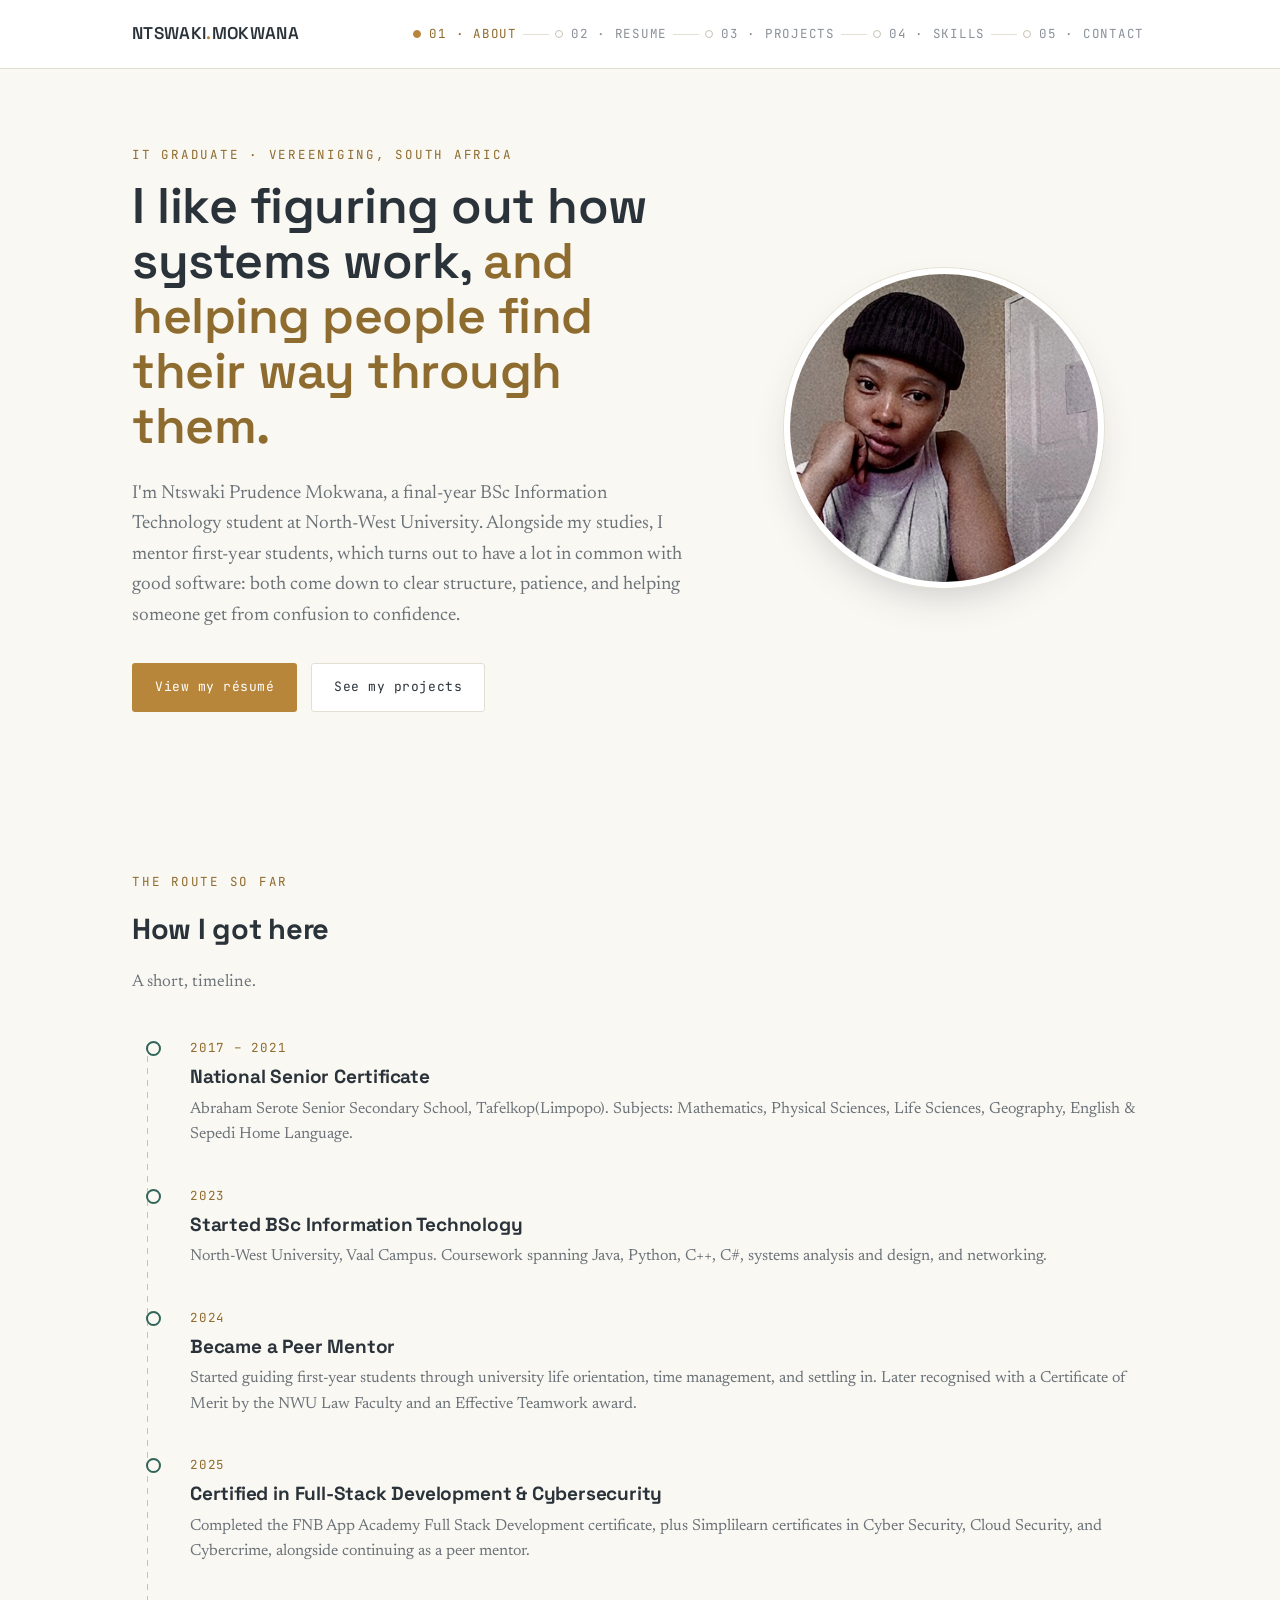
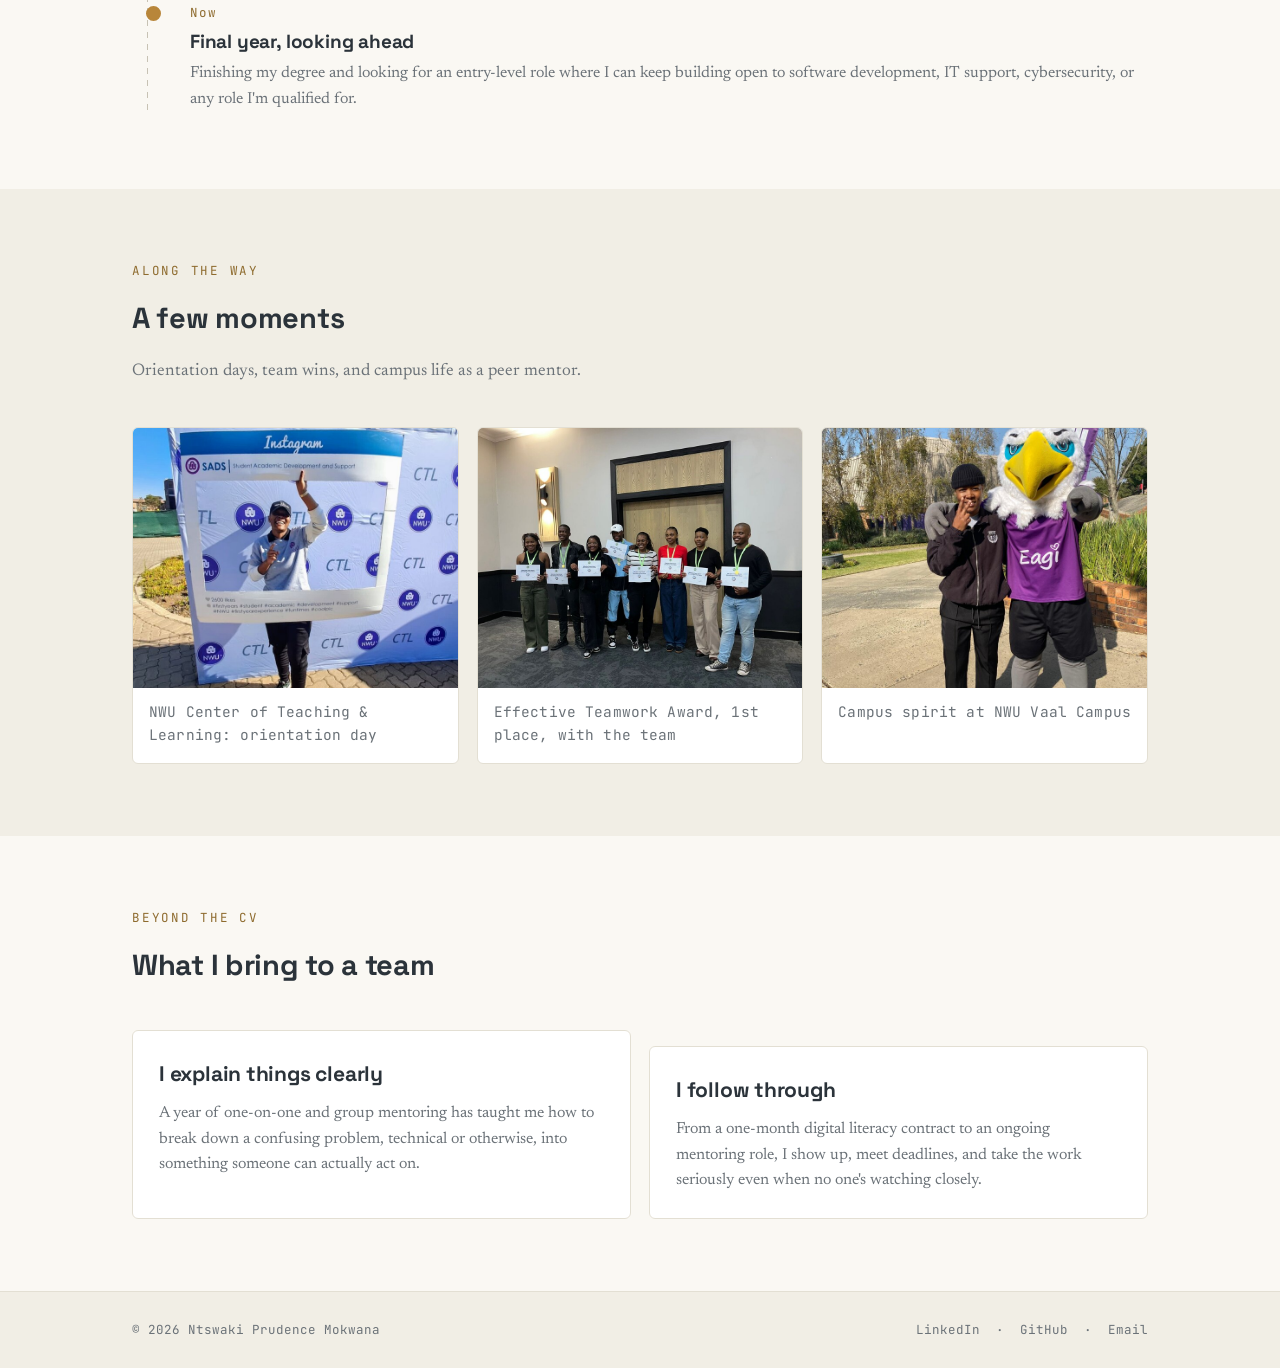
<file: index.html>
<!DOCTYPE html>
<html lang="en">
<head>
    <meta charset="utf-8" />
    <meta name="viewport" content="width=device-width, initial-scale=1" />
    <title>About | Ntswaki Mokwana</title>
    <meta name="description" content="Portfolio of Ntswaki Prudence Mokwana, final-year BSc Information Technology student at North-West University." />
    <link rel="icon" href="favicon.ico" />
    <link rel="stylesheet" href="css/site.css" />
</head>
<body>

    <nav class="site-nav">
        <div class="nav-inner">
            <a href="index.html" class="nav-brand">NTSWAKI<span>.</span>MOKWANA</a>

            <button class="nav-toggle" id="navToggle" aria-expanded="false" aria-controls="routeNav">MENU</button>

            <ul class="route" id="routeNav">
                <li>
                    <a href="index.html" class="is-active">
                        <span class="dot"></span>01 &middot; ABOUT
                    </a>
                </li>
                <li><span class="seg"></span></li>
                <li>
                    <a href="resume.html" class="">
                        <span class="dot"></span>02 &middot; RESUME
                    </a>
                </li>
                <li><span class="seg"></span></li>
                <li>
                    <a href="projects.html" class="">
                        <span class="dot"></span>03 &middot; PROJECTS
                    </a>
                </li>
                <li><span class="seg"></span></li>
                <li>
                    <a href="skills.html" class="">
                        <span class="dot"></span>04 &middot; SKILLS
                    </a>
                </li>
                <li><span class="seg"></span></li>
                <li>
                    <a href="contact.html" class="">
                        <span class="dot"></span>05 &middot; CONTACT
                    </a>
                </li>
            </ul>
        </div>
    </nav>

<header class="hero">
    <div class="wrap fade-in hero-grid">
        <div>
            <span class="eyebrow">IT graduate &middot; Vereeniging, South Africa</span>
            <h1>I like figuring out how systems work, <em>and helping people find their way through them.</em></h1>
            <p class="lede">
                I'm Ntswaki Prudence Mokwana, a final-year BSc Information Technology student at
                North-West University. Alongside my studies, I mentor first-year students, which
                turns out to have a lot in common with good software: both come down to clear
                structure, patience, and helping someone get from confusion to confidence.
            </p>
            <div class="hero-actions">
                <a href="resume.html" class="btn btn-brass">View my r&eacute;sum&eacute;</a>
                <a href="projects.html" class="btn btn-ghost">See my projects</a>
            </div>
        </div>
        <div class="hero-photo-wrap">
            <img src="images/headshot.jpg" alt="Ntswaki Mokwana" class="hero-photo" />
        </div>
    </div>
</header>

<section class="block">
    <div class="wrap">
        <div class="section-head">
            <span class="eyebrow">The route so far</span>
            <h2>How I got here</h2>
            <p>A short, timeline.</p>
        </div>

        <div class="timeline">
            <div class="tl-item">
                <span class="tl-dot"></span>
                <span class="tl-year">2017 &ndash; 2021</span>
                <h3>National Senior Certificate</h3>
                <p>Abraham Serote Senior Secondary School, Tafelkop(Limpopo). Subjects: Mathematics, Physical Sciences, Life Sciences, Geography, English &amp; Sepedi Home Language.</p>
            </div>

            <div class="tl-item">
                <span class="tl-dot"></span>
                <span class="tl-year">2023</span>
                <h3>Started BSc Information Technology</h3>
                <p>North-West University, Vaal Campus. Coursework spanning Java, Python, C++, C#, systems analysis and design, and networking.</p>
            </div>

            <div class="tl-item">
                <span class="tl-dot"></span>
                <span class="tl-year">2024</span>
                <h3>Became a Peer Mentor</h3>
                <p>Started guiding first-year students through university life orientation, time management, and settling in. Later recognised with a Certificate of Merit by the NWU Law Faculty and an Effective Teamwork award.</p>
            </div>

            <div class="tl-item">
                <span class="tl-dot"></span>
                <span class="tl-year">2025</span>
                <h3>Certified in Full-Stack Development &amp; Cybersecurity</h3>
                <p>Completed the FNB App Academy Full Stack Development certificate, plus Simplilearn certificates in Cyber Security, Cloud Security, and Cybercrime, alongside continuing as a peer mentor.</p>
            </div>

            <div class="tl-item is-now">
                <span class="tl-dot"></span>
                <span class="tl-year">Now</span>
                <h3>Final year, looking ahead</h3>
                <p>Finishing my degree and looking for an entry-level role where I can keep building open to software development, IT support, cybersecurity, or any role I'm qualified for.</p>
            </div>
        </div>
    </div>
</section>

<section class="block block-alt">
    <div class="wrap">
        <div class="section-head">
            <span class="eyebrow">Along the way</span>
            <h2>A few moments</h2>
            <p>Orientation days, team wins, and campus life as a peer mentor.</p>
        </div>
        <div class="gallery-grid">
            <div class="gallery-item">
                <img src="images/mentoring.jpg" alt="Ntswaki at a North-West University orientation event" />
                <div class="gallery-cap">NWU Center of Teaching &amp; Learning: orientation day</div>
            </div>
            <div class="gallery-item">
                <img src="images/team-award.jpg" alt="Ntswaki with fellow peer mentors holding Effective Teamwork certificates" />
                <div class="gallery-cap">Effective Teamwork Award, 1st place, with the team</div>
            </div>
            <div class="gallery-item">
                <img src="images/campus.jpg" alt="Ntswaki with the NWU Eagle mascot on campus" />
                <div class="gallery-cap">Campus spirit at NWU Vaal Campus</div>
            </div>
        </div>
    </div>
</section>

<section class="block">
    <div class="wrap">
        <div class="section-head">
            <span class="eyebrow">Beyond the CV</span>
            <h2>What I bring to a team</h2>
        </div>
        <div class="grid-2">
            <div class="card">
                <h3>I explain things clearly</h3>
                <p style="color:var(--slate-soft); font-size:16px; margin:8px 0 0;">
                    A year of one-on-one and group mentoring has taught me how to break down
                    a confusing problem, technical or otherwise, into something someone can
                    actually act on.
                </p>
            </div>
            <div class="card">
                <h3>I follow through</h3>
                <p style="color:var(--slate-soft); font-size:16px; margin:8px 0 0;">
                    From a one-month digital literacy contract to an ongoing mentoring role,
                    I show up, meet deadlines, and take the work seriously even when no one's
                    watching closely.
                </p>
            </div>
        </div>
    </div>
</section>


    <footer>
        <div class="wrap footer-inner">
            <span class="fm">&copy; 2026 Ntswaki Prudence Mokwana</span>
            <span class="fm">
                <a href="https://www.linkedin.com/in/ntswaki-mokwana-b995b1246" target="_blank" rel="noopener">LinkedIn</a>
                &nbsp;&middot;&nbsp;
                <a href="https://github.com/ReymondsMokwana" target="_blank" rel="noopener">GitHub</a>
                &nbsp;&middot;&nbsp;
                <a href="mailto:ntswakiprudence098@gmail.com">Email</a>
            </span>
        </div>
    </footer>

    <script src="js/portfolio.js"></script>
</body>
</html>
</file>
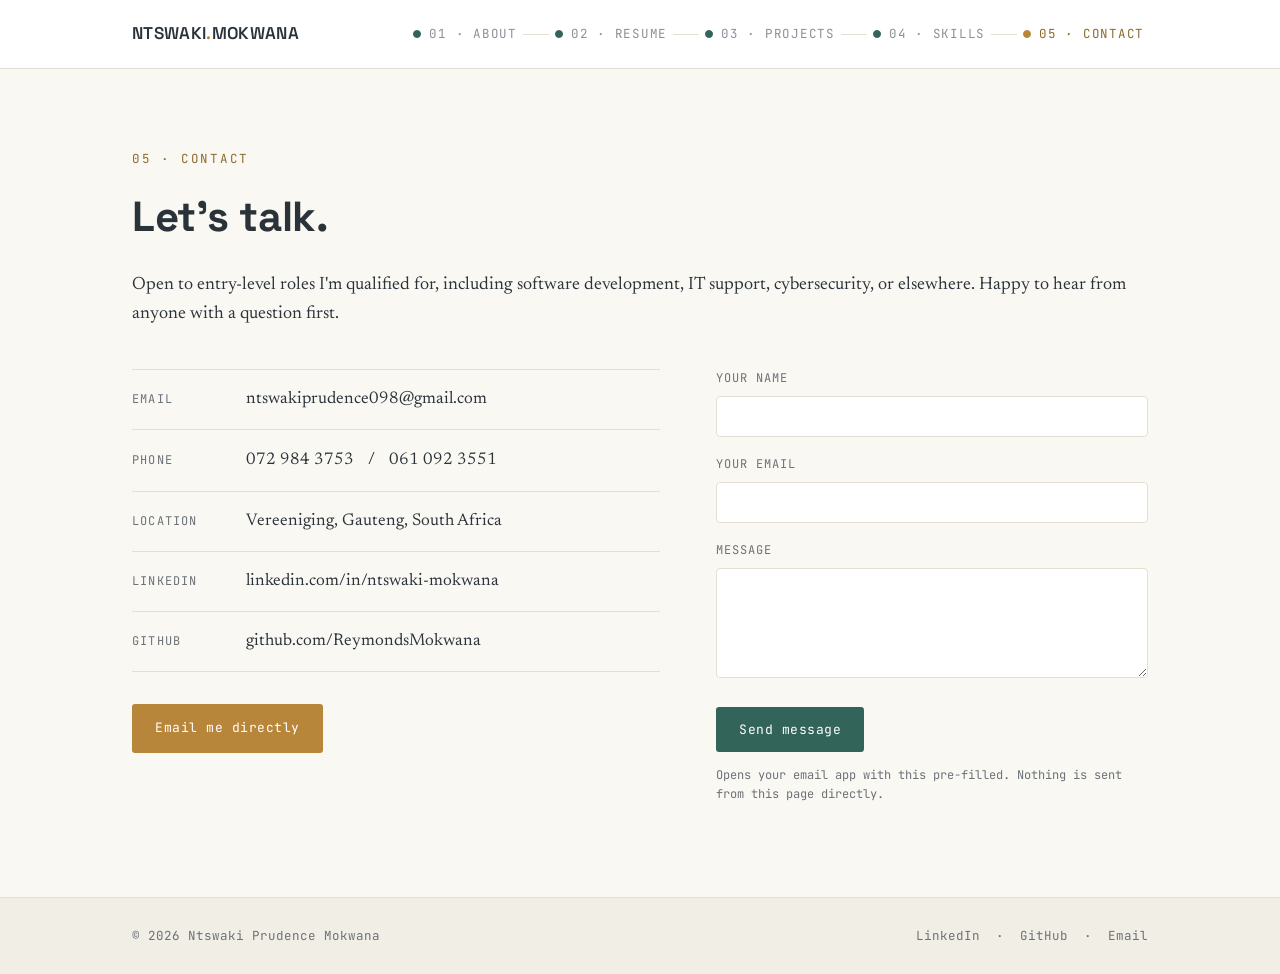
<file: contact.html>
<!DOCTYPE html>
<html lang="en">
<head>
    <meta charset="utf-8" />
    <meta name="viewport" content="width=device-width, initial-scale=1" />
    <title>Contact | Ntswaki Mokwana</title>
    <meta name="description" content="Portfolio of Ntswaki Prudence Mokwana, final-year BSc Information Technology student at North-West University." />
    <link rel="icon" href="favicon.ico" />
    <link rel="stylesheet" href="css/site.css" />
</head>
<body>

    <nav class="site-nav">
        <div class="nav-inner">
            <a href="index.html" class="nav-brand">NTSWAKI<span>.</span>MOKWANA</a>

            <button class="nav-toggle" id="navToggle" aria-expanded="false" aria-controls="routeNav">MENU</button>

            <ul class="route" id="routeNav">
                <li>
                    <a href="index.html" class="">
                        <span class="dot"></span>01 &middot; ABOUT
                    </a>
                </li>
                <li><span class="seg"></span></li>
                <li>
                    <a href="resume.html" class="">
                        <span class="dot"></span>02 &middot; RESUME
                    </a>
                </li>
                <li><span class="seg"></span></li>
                <li>
                    <a href="projects.html" class="">
                        <span class="dot"></span>03 &middot; PROJECTS
                    </a>
                </li>
                <li><span class="seg"></span></li>
                <li>
                    <a href="skills.html" class="">
                        <span class="dot"></span>04 &middot; SKILLS
                    </a>
                </li>
                <li><span class="seg"></span></li>
                <li>
                    <a href="contact.html" class="is-active">
                        <span class="dot"></span>05 &middot; CONTACT
                    </a>
                </li>
            </ul>
        </div>
    </nav>

<header class="contact-hero">
    <div class="wrap fade-in">
        <span class="eyebrow">05 &middot; Contact</span>
        <h1 style="font-size: clamp(30px, 4vw, 42px); max-width:640px;">Let's talk.</h1>
        <p class="lede">Open to entry-level roles I'm qualified for, including software development, IT support, cybersecurity, or elsewhere. Happy to hear from anyone with a question first.</p>

        <div class="contact-grid">
            <div>
                <div class="contact-line">
                    <span class="k">Email</span>
                    <a class="v" href="mailto:ntswakiprudence098@gmail.com">ntswakiprudence098@gmail.com</a>
                </div>
                <div class="contact-line">
                    <span class="k">Phone</span>
                    <a class="v" href="tel:+27729843753">072 984 3753</a> / <a class="v" href="tel:+27610923551">061 092 3551</a>
                </div>
                <div class="contact-line">
                    <span class="k">Location</span>
                    <span class="v">Vereeniging, Gauteng, South Africa</span>
                </div>
                <div class="contact-line">
                    <span class="k">LinkedIn</span>
                    <a class="v" href="https://www.linkedin.com/in/ntswaki-mokwana-b995b1246" target="_blank" rel="noopener">linkedin.com/in/ntswaki-mokwana</a>
                </div>
                <div class="contact-line">
                    <span class="k">GitHub</span>
                    <a class="v" href="https://github.com/ReymondsMokwana" target="_blank" rel="noopener">github.com/ReymondsMokwana</a>
                </div>

                <div class="hero-actions" style="margin-top:32px;">
                    <a href="mailto:ntswakiprudence098@gmail.com" class="btn btn-brass">Email me directly</a>
                </div>
            </div>

            <div>
                <form id="contactForm">
                    <div class="form-field">
                        <label for="fName">Your name</label>
                        <input type="text" id="fName" name="fName" required />
                    </div>
                    <div class="form-field">
                        <label for="fEmail">Your email</label>
                        <input type="email" id="fEmail" name="fEmail" required />
                    </div>
                    <div class="form-field">
                        <label for="fMessage">Message</label>
                        <textarea id="fMessage" name="fMessage" required></textarea>
                    </div>
                    <button type="submit" class="btn btn-pine">Send message</button>
                    <p style="font-family:var(--font-mono); font-size:12px; color:var(--slate-soft); margin-top:14px;">
                        Opens your email app with this pre-filled. Nothing is sent from this page directly.
                    </p>
                </form>
            </div>
        </div>
    </div>
</header>


    <footer>
        <div class="wrap footer-inner">
            <span class="fm">&copy; 2026 Ntswaki Prudence Mokwana</span>
            <span class="fm">
                <a href="https://www.linkedin.com/in/ntswaki-mokwana-b995b1246" target="_blank" rel="noopener">LinkedIn</a>
                &nbsp;&middot;&nbsp;
                <a href="https://github.com/ReymondsMokwana" target="_blank" rel="noopener">GitHub</a>
                &nbsp;&middot;&nbsp;
                <a href="mailto:ntswakiprudence098@gmail.com">Email</a>
            </span>
        </div>
    </footer>

    <script src="js/portfolio.js"></script>
</body>
</html>
</file>
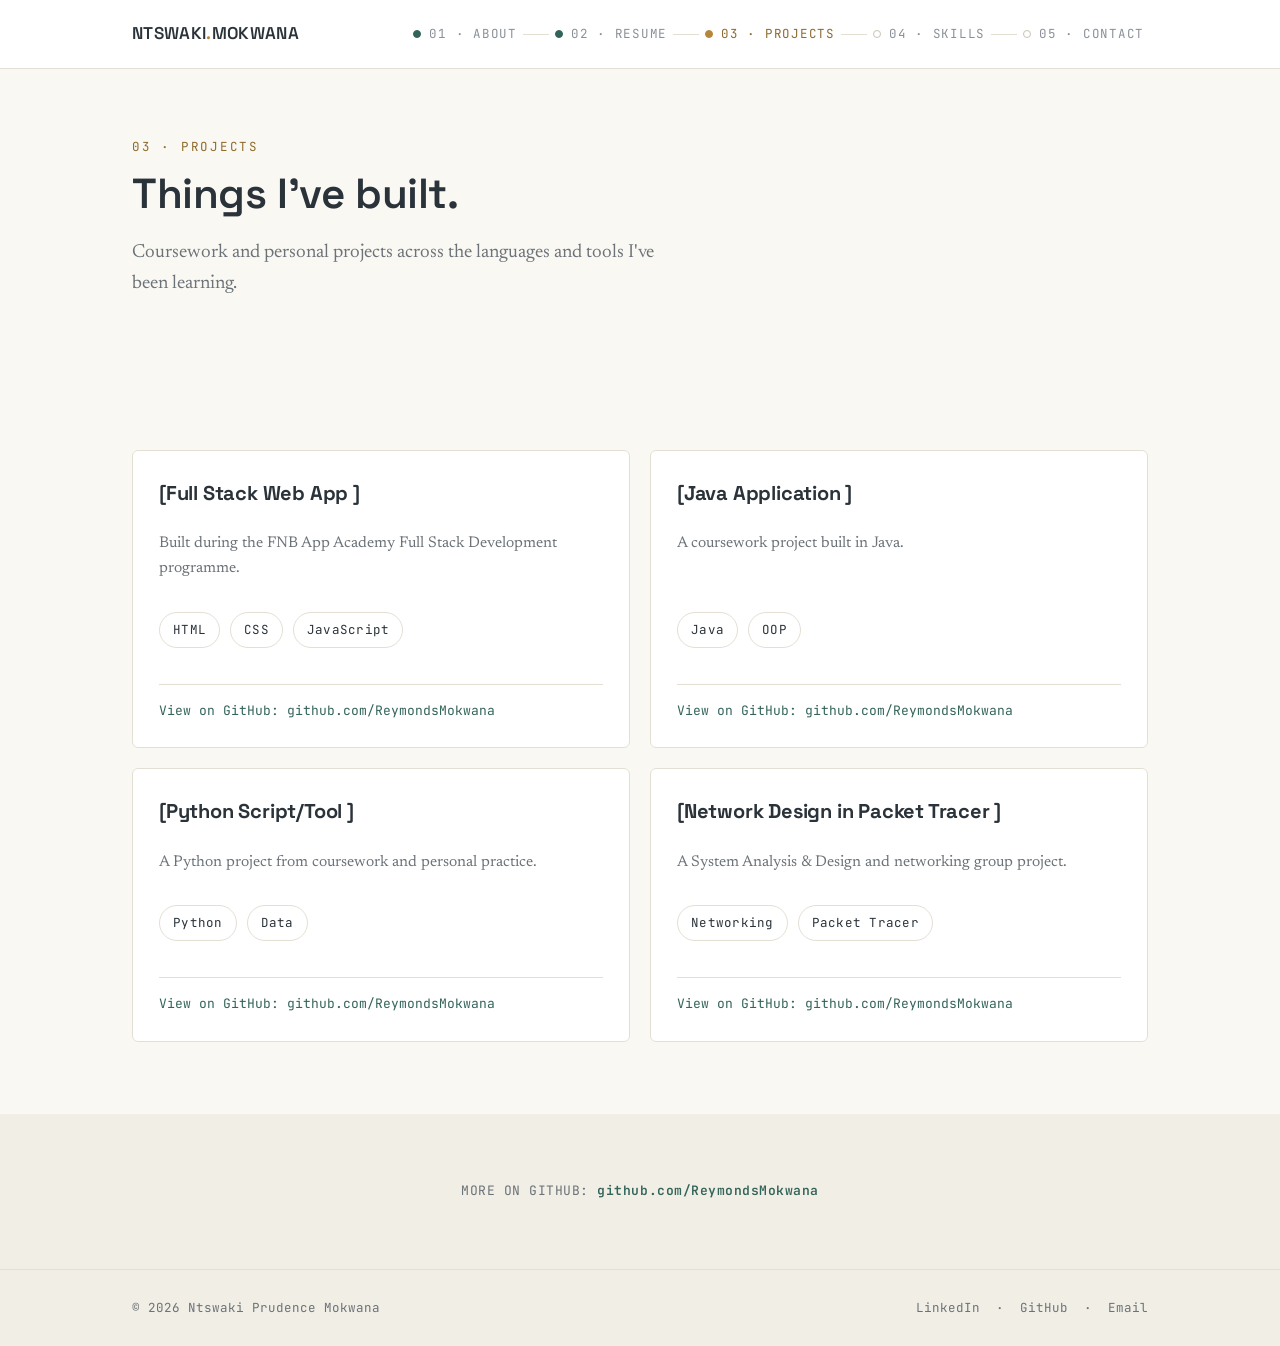
<file: projects.html>
<!DOCTYPE html>
<html lang="en">
<head>
    <meta charset="utf-8" />
    <meta name="viewport" content="width=device-width, initial-scale=1" />
    <title>Projects | Ntswaki Mokwana</title>
    <meta name="description" content="Portfolio of Ntswaki Prudence Mokwana, final-year BSc Information Technology student at North-West University." />
    <link rel="icon" href="favicon.ico" />
    <link rel="stylesheet" href="css/site.css" />
</head>
<body>

    <nav class="site-nav">
        <div class="nav-inner">
            <a href="index.html" class="nav-brand">NTSWAKI<span>.</span>MOKWANA</a>

            <button class="nav-toggle" id="navToggle" aria-expanded="false" aria-controls="routeNav">MENU</button>

            <ul class="route" id="routeNav">
                <li>
                    <a href="index.html" class="">
                        <span class="dot"></span>01 &middot; ABOUT
                    </a>
                </li>
                <li><span class="seg"></span></li>
                <li>
                    <a href="resume.html" class="">
                        <span class="dot"></span>02 &middot; RESUME
                    </a>
                </li>
                <li><span class="seg"></span></li>
                <li>
                    <a href="projects.html" class="is-active">
                        <span class="dot"></span>03 &middot; PROJECTS
                    </a>
                </li>
                <li><span class="seg"></span></li>
                <li>
                    <a href="skills.html" class="">
                        <span class="dot"></span>04 &middot; SKILLS
                    </a>
                </li>
                <li><span class="seg"></span></li>
                <li>
                    <a href="contact.html" class="">
                        <span class="dot"></span>05 &middot; CONTACT
                    </a>
                </li>
            </ul>
        </div>
    </nav>

<header class="hero" style="padding: 68px 0 60px;">
    <div class="wrap fade-in">
        <span class="eyebrow">03 &middot; Projects</span>
        <h1 style="font-size: clamp(30px, 4vw, 42px);">Things I've built.</h1>
        <p class="lede">Coursework and personal projects across the languages and tools I've been learning.</p>
    </div>
</header>

<section class="block">
    <div class="wrap">

        <div class="proj-grid">

            <div class="proj-card">
                <h3>[Full Stack Web App ]</h3>
                <p>
                    Built during the FNB App Academy Full Stack Development programme.
                    
                </p>
                <div class="tag-row">
                    <span class="tag">HTML</span>
                    <span class="tag">CSS</span>
                    <span class="tag">JavaScript</span>
                </div>
                <a class="gh-link" href="https://github.com/ReymondsMokwana" target="_blank" rel="noopener">View on GitHub: github.com/ReymondsMokwana</a>
            </div>

            <div class="proj-card">
                <h3>[Java Application ]</h3>
                <p>
                    A coursework project built in Java. 
                <div class="tag-row">
                    <span class="tag">Java</span>
                    <span class="tag">OOP</span>
                </div>
                <a class="gh-link" href="https://github.com/ReymondsMokwana" target="_blank" rel="noopener">View on GitHub: github.com/ReymondsMokwana</a>
            </div>

            <div class="proj-card">
                <h3>[Python Script/Tool ]</h3>
                <p>
                    A Python project from coursework and personal practice. 
                </p>
                <div class="tag-row">
                    <span class="tag">Python</span>
                    <span class="tag">Data</span>
                </div>
                <a class="gh-link" href="https://github.com/ReymondsMokwana" target="_blank" rel="noopener">View on GitHub: github.com/ReymondsMokwana</a>
            </div>

            <div class="proj-card">
                <h3>[Network Design in Packet Tracer ]</h3>
                <p>
                    A System Analysis &amp; Design and networking group project.  
                </p>
                <div class="tag-row">
                    <span class="tag">Networking</span>
                    <span class="tag">Packet Tracer</span>
                </div>
                <a class="gh-link" href="https://github.com/ReymondsMokwana" target="_blank" rel="noopener">View on GitHub: github.com/ReymondsMokwana</a>
            </div>

        </div>
    </div>
</section>

<section class="block block-alt tight">
    <div class="wrap center">
        <p style="font-family:var(--font-mono); font-size:13px; color:var(--slate-soft); letter-spacing:0.04em;">
            MORE ON GITHUB:
            <a href="https://github.com/ReymondsMokwana" target="_blank" rel="noopener" style="font-weight:600;">github.com/ReymondsMokwana</a>
        </p>
    </div>
</section>


    <footer>
        <div class="wrap footer-inner">
            <span class="fm">&copy; 2026 Ntswaki Prudence Mokwana</span>
            <span class="fm">
                <a href="https://www.linkedin.com/in/ntswaki-mokwana-b995b1246" target="_blank" rel="noopener">LinkedIn</a>
                &nbsp;&middot;&nbsp;
                <a href="https://github.com/ReymondsMokwana" target="_blank" rel="noopener">GitHub</a>
                &nbsp;&middot;&nbsp;
                <a href="mailto:ntswakiprudence098@gmail.com">Email</a>
            </span>
        </div>
    </footer>

    <script src="js/portfolio.js"></script>
</body>
</html>
</file>
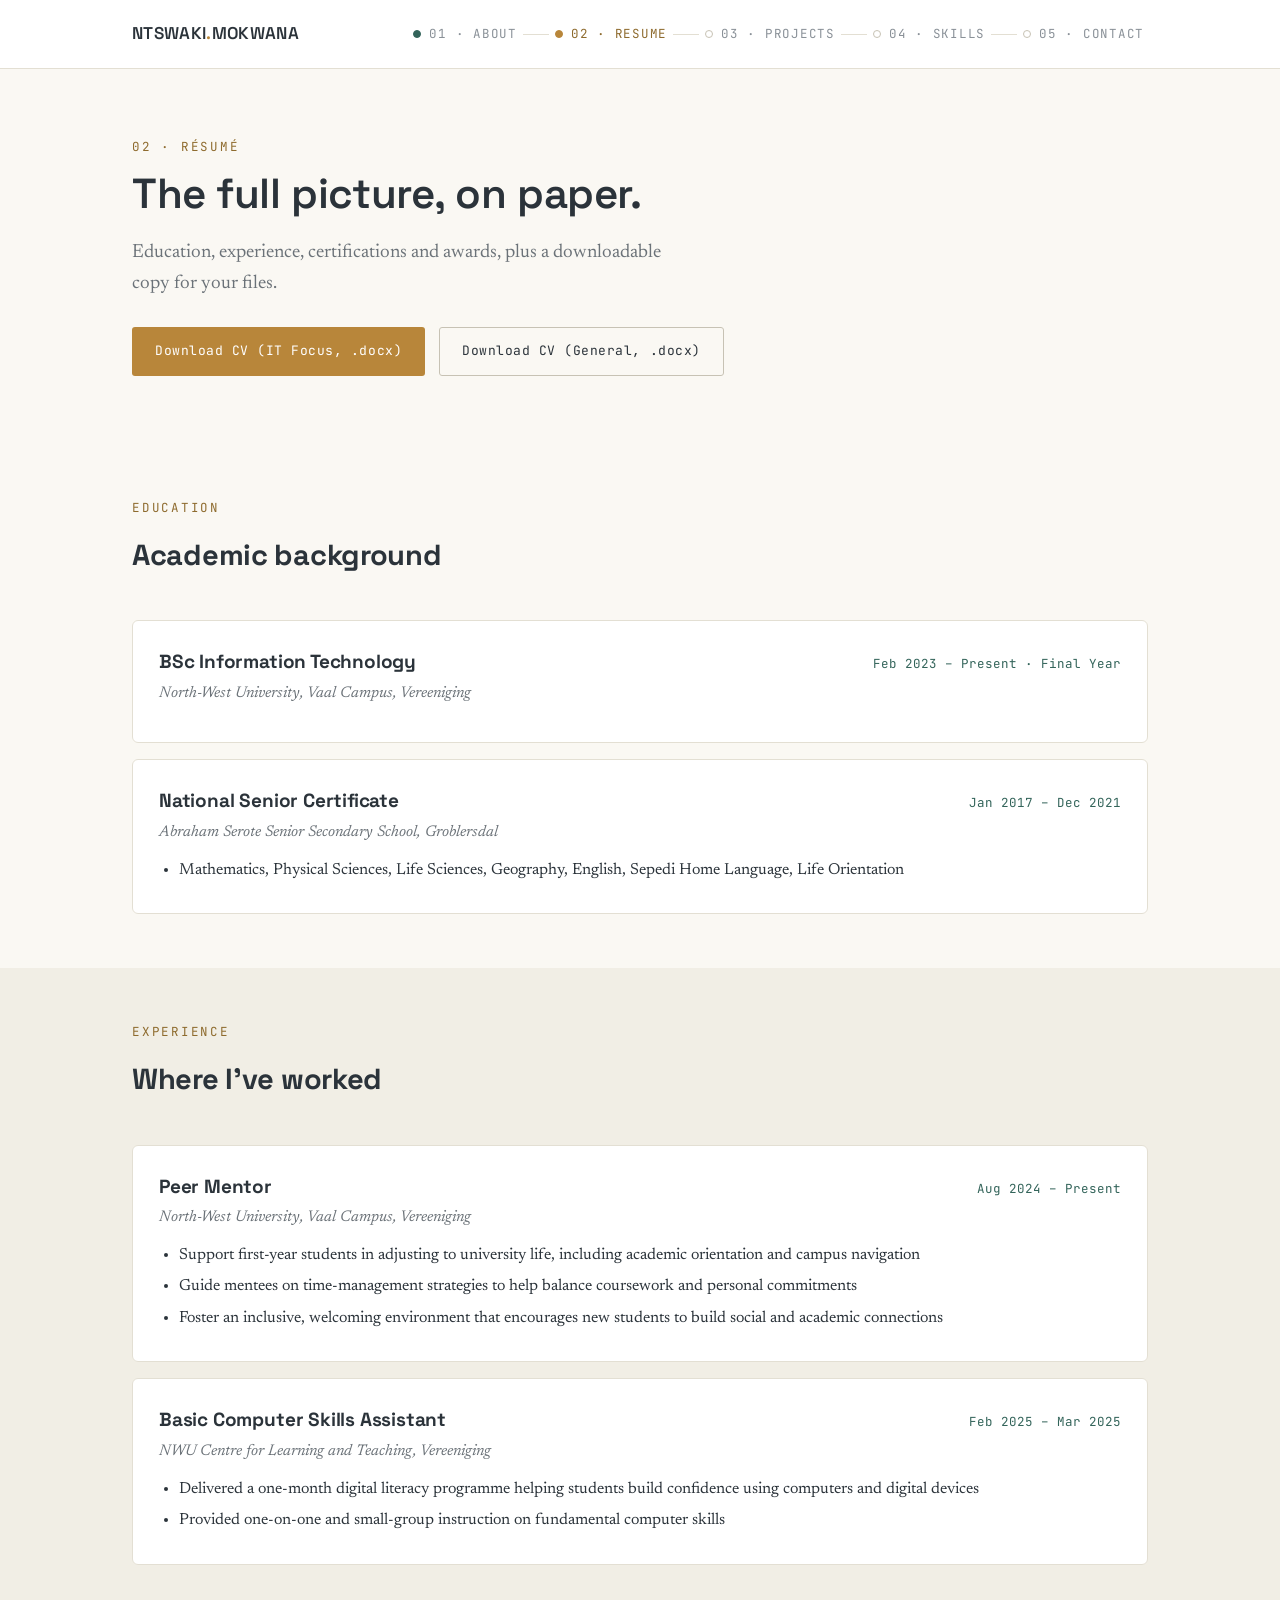
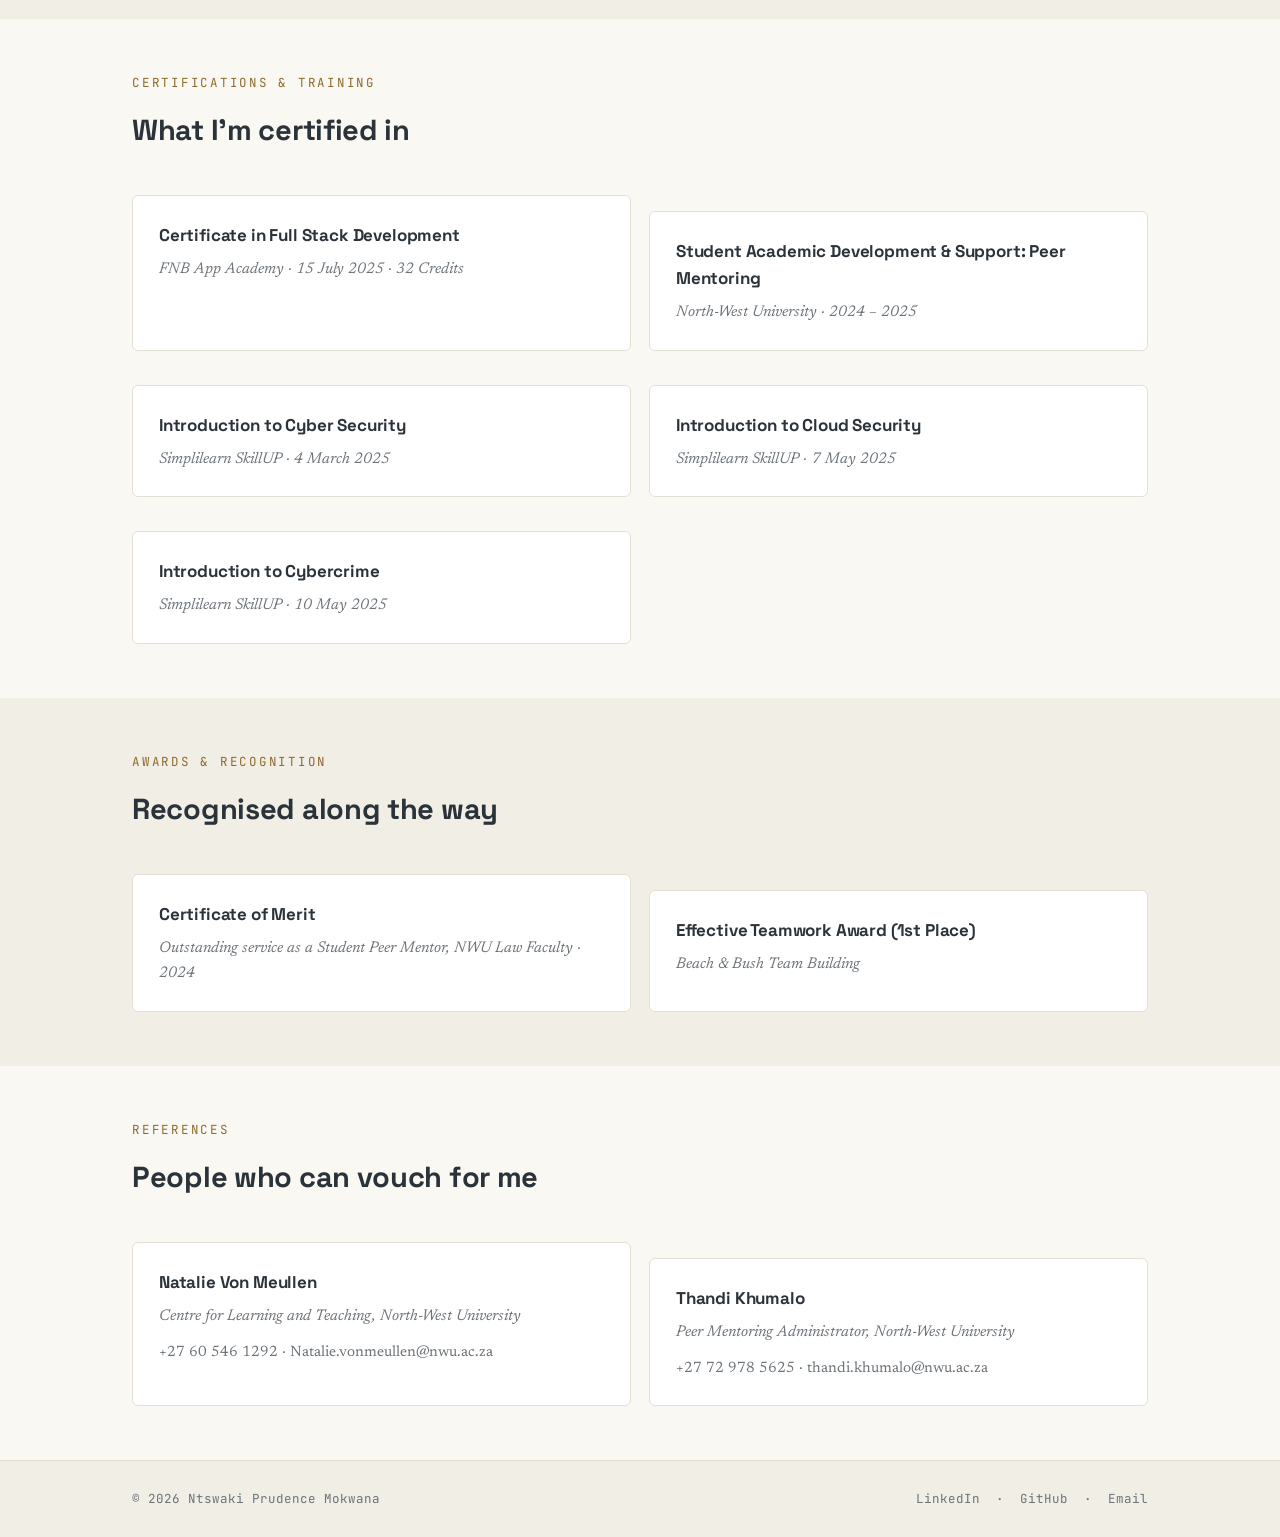
<file: resume.html>
<!DOCTYPE html>
<html lang="en">
<head>
    <meta charset="utf-8" />
    <meta name="viewport" content="width=device-width, initial-scale=1" />
    <title>Resume | Ntswaki Mokwana</title>
    <meta name="description" content="Portfolio of Ntswaki Prudence Mokwana, final-year BSc Information Technology student at North-West University." />
    <link rel="icon" href="favicon.ico" />
    <link rel="stylesheet" href="css/site.css" />
</head>
<body>

    <nav class="site-nav">
        <div class="nav-inner">
            <a href="index.html" class="nav-brand">NTSWAKI<span>.</span>MOKWANA</a>

            <button class="nav-toggle" id="navToggle" aria-expanded="false" aria-controls="routeNav">MENU</button>

            <ul class="route" id="routeNav">
                <li>
                    <a href="index.html" class="">
                        <span class="dot"></span>01 &middot; ABOUT
                    </a>
                </li>
                <li><span class="seg"></span></li>
                <li>
                    <a href="resume.html" class="is-active">
                        <span class="dot"></span>02 &middot; RESUME
                    </a>
                </li>
                <li><span class="seg"></span></li>
                <li>
                    <a href="projects.html" class="">
                        <span class="dot"></span>03 &middot; PROJECTS
                    </a>
                </li>
                <li><span class="seg"></span></li>
                <li>
                    <a href="skills.html" class="">
                        <span class="dot"></span>04 &middot; SKILLS
                    </a>
                </li>
                <li><span class="seg"></span></li>
                <li>
                    <a href="contact.html" class="">
                        <span class="dot"></span>05 &middot; CONTACT
                    </a>
                </li>
            </ul>
        </div>
    </nav>

<header class="hero" style="padding: 68px 0 60px;">
    <div class="wrap fade-in">
        <span class="eyebrow">02 &middot; R&eacute;sum&eacute;</span>
        <h1 style="font-size: clamp(30px, 4vw, 42px);">The full picture, on paper.</h1>
        <p class="lede">Education, experience, certifications and awards, plus a downloadable copy for your files.</p>
        <div class="download-row">
            <a href="files/Ntswaki_Mokwana_CV.docx" class="btn btn-brass" download>Download CV (IT Focus, .docx)</a>
            <a href="files/Ntswaki_Mokwana_CV_General.docx" class="btn btn-outline" download>Download CV (General, .docx)</a>
        </div>
    </div>
</header>

<section class="block tight">
    <div class="wrap">
        <div class="section-head">
            <span class="eyebrow">Education</span>
            <h2>Academic background</h2>
        </div>

        <div class="card">
            <div class="card-row">
                <h3>BSc Information Technology</h3>
                <span class="card-date">Feb 2023 &ndash; Present &middot; Final Year</span>
            </div>
            <p class="card-org">North-West University, Vaal Campus, Vereeniging</p>
        </div>
        <div class="card">
            <div class="card-row">
                <h3>National Senior Certificate</h3>
                <span class="card-date">Jan 2017 &ndash; Dec 2021</span>
            </div>
            <p class="card-org">Abraham Serote Senior Secondary School, Groblersdal</p>
            <ul><li>Mathematics, Physical Sciences, Life Sciences, Geography, English, Sepedi Home Language, Life Orientation</li></ul>
        </div>
    </div>
</section>

<section class="block tight block-alt">
    <div class="wrap">
        <div class="section-head">
            <span class="eyebrow">Experience</span>
            <h2>Where I've worked</h2>
        </div>

        <div class="card">
            <div class="card-row">
                <h3>Peer Mentor</h3>
                <span class="card-date">Aug 2024 &ndash; Present</span>
            </div>
            <p class="card-org">North-West University, Vaal Campus, Vereeniging</p>
            <ul>
                <li>Support first-year students in adjusting to university life, including academic orientation and campus navigation</li>
                <li>Guide mentees on time-management strategies to help balance coursework and personal commitments</li>
                <li>Foster an inclusive, welcoming environment that encourages new students to build social and academic connections</li>
            </ul>
        </div>

        <div class="card">
            <div class="card-row">
                <h3>Basic Computer Skills Assistant</h3>
                <span class="card-date">Feb 2025 &ndash; Mar 2025</span>
            </div>
            <p class="card-org">NWU Centre for Learning and Teaching, Vereeniging</p>
            <ul>
                <li>Delivered a one-month digital literacy programme helping students build confidence using computers and digital devices</li>
                <li>Provided one-on-one and small-group instruction on fundamental computer skills</li>
            </ul>
        </div>
    </div>
</section>

<section class="block tight">
    <div class="wrap">
        <div class="section-head">
            <span class="eyebrow">Certifications &amp; Training</span>
            <h2>What I'm certified in</h2>
        </div>
        <div class="grid-2">
            <div class="card">
                <h3 style="font-size:17px;">Certificate in Full Stack Development</h3>
                <p class="card-org" style="margin-bottom:0;">FNB App Academy &middot; 15 July 2025 &middot; 32 Credits</p>
            </div>
            <div class="card">
                <h3 style="font-size:17px;">Student Academic Development &amp; Support: Peer Mentoring</h3>
                <p class="card-org" style="margin-bottom:0;">North-West University &middot; 2024 &ndash; 2025</p>
            </div>
            <div class="card">
                <h3 style="font-size:17px;">Introduction to Cyber Security</h3>
                <p class="card-org" style="margin-bottom:0;">Simplilearn SkillUP &middot; 4 March 2025</p>
            </div>
            <div class="card">
                <h3 style="font-size:17px;">Introduction to Cloud Security</h3>
                <p class="card-org" style="margin-bottom:0;">Simplilearn SkillUP &middot; 7 May 2025</p>
            </div>
            <div class="card">
                <h3 style="font-size:17px;">Introduction to Cybercrime</h3>
                <p class="card-org" style="margin-bottom:0;">Simplilearn SkillUP &middot; 10 May 2025</p>
            </div>
        </div>
    </div>
</section>

<section class="block tight block-alt">
    <div class="wrap">
        <div class="section-head">
            <span class="eyebrow">Awards &amp; Recognition</span>
            <h2>Recognised along the way</h2>
        </div>
        <div class="grid-2">
            <div class="card">
                <h3 style="font-size:17px;">Certificate of Merit</h3>
                <p class="card-org" style="margin-bottom:0;">Outstanding service as a Student Peer Mentor, NWU Law Faculty &middot; 2024</p>
            </div>
            <div class="card">
                <h3 style="font-size:17px;">Effective Teamwork Award (1st Place)</h3>
                <p class="card-org" style="margin-bottom:0;">Beach &amp; Bush Team Building</p>
            </div>
        </div>
    </div>
</section>

<section class="block tight">
    <div class="wrap">
        <div class="section-head">
            <span class="eyebrow">References</span>
            <h2>People who can vouch for me</h2>
        </div>
        <div class="grid-2">
            <div class="card">
                <h3 style="font-size:17px;">Natalie Von Meullen</h3>
                <p class="card-org">Centre for Learning and Teaching, North-West University</p>
                <p style="font-size:15px; color:var(--slate-soft); margin:0;">+27 60 546 1292 &middot; Natalie.vonmeullen@nwu.ac.za</p>
            </div>
            <div class="card">
                <h3 style="font-size:17px;">Thandi Khumalo</h3>
                <p class="card-org">Peer Mentoring Administrator, North-West University</p>
                <p style="font-size:15px; color:var(--slate-soft); margin:0;">+27 72 978 5625 &middot; thandi.khumalo@nwu.ac.za</p>
            </div>
        </div>
    </div>
</section>


    <footer>
        <div class="wrap footer-inner">
            <span class="fm">&copy; 2026 Ntswaki Prudence Mokwana</span>
            <span class="fm">
                <a href="https://www.linkedin.com/in/ntswaki-mokwana-b995b1246" target="_blank" rel="noopener">LinkedIn</a>
                &nbsp;&middot;&nbsp;
                <a href="https://github.com/ReymondsMokwana" target="_blank" rel="noopener">GitHub</a>
                &nbsp;&middot;&nbsp;
                <a href="mailto:ntswakiprudence098@gmail.com">Email</a>
            </span>
        </div>
    </footer>

    <script src="js/portfolio.js"></script>
</body>
</html>
</file>
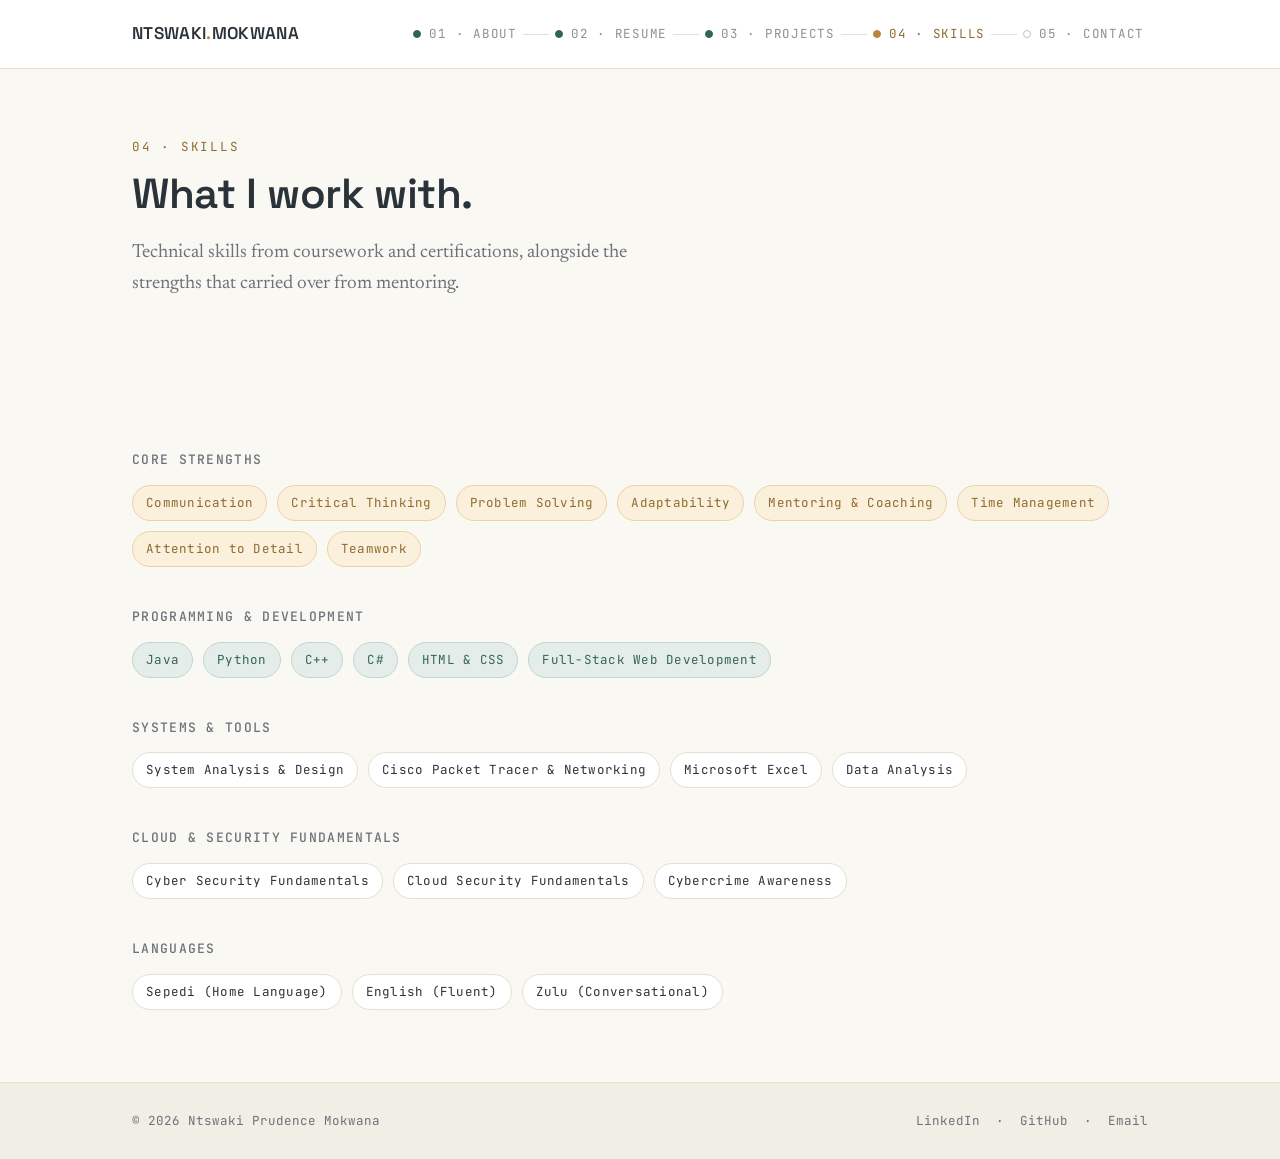
<file: skills.html>
<!DOCTYPE html>
<html lang="en">
<head>
    <meta charset="utf-8" />
    <meta name="viewport" content="width=device-width, initial-scale=1" />
    <title>Skills | Ntswaki Mokwana</title>
    <meta name="description" content="Portfolio of Ntswaki Prudence Mokwana, final-year BSc Information Technology student at North-West University." />
    <link rel="icon" href="favicon.ico" />
    <link rel="stylesheet" href="css/site.css" />
</head>
<body>

    <nav class="site-nav">
        <div class="nav-inner">
            <a href="index.html" class="nav-brand">NTSWAKI<span>.</span>MOKWANA</a>

            <button class="nav-toggle" id="navToggle" aria-expanded="false" aria-controls="routeNav">MENU</button>

            <ul class="route" id="routeNav">
                <li>
                    <a href="index.html" class="">
                        <span class="dot"></span>01 &middot; ABOUT
                    </a>
                </li>
                <li><span class="seg"></span></li>
                <li>
                    <a href="resume.html" class="">
                        <span class="dot"></span>02 &middot; RESUME
                    </a>
                </li>
                <li><span class="seg"></span></li>
                <li>
                    <a href="projects.html" class="">
                        <span class="dot"></span>03 &middot; PROJECTS
                    </a>
                </li>
                <li><span class="seg"></span></li>
                <li>
                    <a href="skills.html" class="is-active">
                        <span class="dot"></span>04 &middot; SKILLS
                    </a>
                </li>
                <li><span class="seg"></span></li>
                <li>
                    <a href="contact.html" class="">
                        <span class="dot"></span>05 &middot; CONTACT
                    </a>
                </li>
            </ul>
        </div>
    </nav>

<header class="hero" style="padding: 68px 0 60px;">
    <div class="wrap fade-in">
        <span class="eyebrow">04 &middot; Skills</span>
        <h1 style="font-size: clamp(30px, 4vw, 42px);">What I work with.</h1>
        <p class="lede">Technical skills from coursework and certifications, alongside the strengths that carried over from mentoring.</p>
    </div>
</header>

<section class="block">
    <div class="wrap">

        <div class="skill-group">
            <h3>Core Strengths</h3>
            <div class="tag-row">
                <span class="tag tag-brass">Communication</span>
                <span class="tag tag-brass">Critical Thinking</span>
                <span class="tag tag-brass">Problem Solving</span>
                <span class="tag tag-brass">Adaptability</span>
                <span class="tag tag-brass">Mentoring &amp; Coaching</span>
                <span class="tag tag-brass">Time Management</span>
                <span class="tag tag-brass">Attention to Detail</span>
                <span class="tag tag-brass">Teamwork</span>
            </div>
        </div>

        <div class="skill-group">
            <h3>Programming &amp; Development</h3>
            <div class="tag-row">
                <span class="tag tag-pine">Java</span>
                <span class="tag tag-pine">Python</span>
                <span class="tag tag-pine">C++</span>
                <span class="tag tag-pine">C#</span>
                <span class="tag tag-pine">HTML &amp; CSS</span>
                <span class="tag tag-pine">Full-Stack Web Development</span>
            </div>
        </div>

        <div class="skill-group">
            <h3>Systems &amp; Tools</h3>
            <div class="tag-row">
                <span class="tag">System Analysis &amp; Design</span>
                <span class="tag">Cisco Packet Tracer &amp; Networking</span>
                <span class="tag">Microsoft Excel</span>
                <span class="tag">Data Analysis</span>
            </div>
        </div>

        <div class="skill-group">
            <h3>Cloud &amp; Security Fundamentals</h3>
            <div class="tag-row">
                <span class="tag">Cyber Security Fundamentals</span>
                <span class="tag">Cloud Security Fundamentals</span>
                <span class="tag">Cybercrime Awareness</span>
            </div>
        </div>

        <div class="skill-group">
            <h3>Languages</h3>
            <div class="tag-row">
                <span class="tag">Sepedi (Home Language)</span>
                <span class="tag">English (Fluent)</span>
                <span class="tag">Zulu (Conversational)</span>
            </div>
        </div>

    </div>
</section>


    <footer>
        <div class="wrap footer-inner">
            <span class="fm">&copy; 2026 Ntswaki Prudence Mokwana</span>
            <span class="fm">
                <a href="https://www.linkedin.com/in/ntswaki-mokwana-b995b1246" target="_blank" rel="noopener">LinkedIn</a>
                &nbsp;&middot;&nbsp;
                <a href="https://github.com/ReymondsMokwana" target="_blank" rel="noopener">GitHub</a>
                &nbsp;&middot;&nbsp;
                <a href="mailto:ntswakiprudence098@gmail.com">Email</a>
            </span>
        </div>
    </footer>

    <script src="js/portfolio.js"></script>
</body>
</html>
</file>
<file: css/site.css>
/* ============================================================
   NTSWAKI MOKWANA — PORTFOLIO
   Design concept: "Waypoints" — a route line with numbered
   stops runs through the whole site. It stands for two real
   things at once: her own path into IT, and the path she
   guides other students along as a peer mentor.
   Light, warm palette — brass gold + pine green on soft paper.
   ============================================================ */

@import url('https://fonts.googleapis.com/css2?family=Space+Grotesk:wght@400;500;600;700&family=Newsreader:ital,opsz,wght@0,6..72,400;0,6..72,500;1,6..72,400&family=JetBrains+Mono:wght@400;500;600&display=swap');

:root {
  --ink: #22303A;         /* used for text + small accents only, never big fills */
  --paper: #FAF8F3;       /* main background — warm soft white */
  --paper-2: #FFFFFF;     /* card / raised surface */
  --paper-3: #F1EEE5;     /* alternating section tint */
  --brass: #B8863A;
  --brass-dim: #8E6B2E;
  --brass-tint: #FBF0DC;
  --pine: #33645A;
  --pine-tint: #E4EDEA;
  --slate: #2B333A;
  --slate-soft: #6B7278;
  --line: #E3DFD3;
  --offwhite: #FFFFFF;

  --font-display: 'Space Grotesk', sans-serif;
  --font-body: 'Newsreader', serif;
  --font-mono: 'JetBrains Mono', monospace;

  --max-w: 1080px;
}

* { box-sizing: border-box; }
html { scroll-behavior: smooth; }

body {
  margin: 0;
  background: var(--paper);
  color: var(--slate);
  font-family: var(--font-body);
  font-size: 18px;
  line-height: 1.6;
  -webkit-font-smoothing: antialiased;
}

@media (prefers-reduced-motion: reduce) {
  html { scroll-behavior: auto; }
  * { animation-duration: 0.01ms !important; transition-duration: 0.01ms !important; }
}

a { color: var(--pine); text-decoration: none; }
a:hover { color: var(--brass-dim); }
a:focus-visible, button:focus-visible, input:focus-visible, textarea:focus-visible {
  outline: 2px solid var(--brass);
  outline-offset: 3px;
}

h1, h2, h3, h4 {
  font-family: var(--font-display);
  color: var(--slate);
  margin: 0 0 0.5em;
  letter-spacing: -0.01em;
}

.eyebrow {
  font-family: var(--font-mono);
  font-size: 12.5px;
  letter-spacing: 0.14em;
  text-transform: uppercase;
  color: var(--brass-dim);
  margin: 0 0 14px;
  display: block;
}

.wrap {
  max-width: var(--max-w);
  margin: 0 auto;
  padding: 0 32px;
}

/* ---------------- NAV / WAYPOINT ROUTE (light) ---------------- */
.site-nav {
  background: var(--paper-2);
  position: sticky;
  top: 0;
  z-index: 40;
  border-bottom: 1px solid var(--line);
}

.nav-inner {
  max-width: var(--max-w);
  margin: 0 auto;
  padding: 0 32px;
  display: flex;
  align-items: center;
  justify-content: space-between;
  height: 68px;
}

.nav-brand {
  font-family: var(--font-display);
  font-weight: 600;
  font-size: 17px;
  color: var(--slate);
  letter-spacing: 0.02em;
}
.nav-brand span { color: var(--brass); }

.route {
  display: flex;
  align-items: center;
  list-style: none;
  margin: 0;
  padding: 0;
}

.route li { display: flex; align-items: center; }

.route .seg {
  width: 26px;
  height: 1px;
  background: var(--line);
  margin: 0 2px;
}

.route a {
  font-family: var(--font-mono);
  font-size: 12.5px;
  letter-spacing: 0.06em;
  color: #8A9198;
  display: flex;
  align-items: center;
  gap: 8px;
  padding: 6px 4px;
  white-space: nowrap;
}

.route .dot {
  width: 8px;
  height: 8px;
  border-radius: 50%;
  border: 1.5px solid #C7C2B4;
  background: transparent;
  flex-shrink: 0;
}

.route a:hover { color: var(--slate); }
.route a.is-active { color: var(--brass-dim); }
.route a.is-active .dot { background: var(--brass); border-color: var(--brass); }
.route a.is-passed .dot { background: var(--pine); border-color: var(--pine); }

.nav-toggle {
  display: none;
  background: none;
  border: 1px solid var(--line);
  color: var(--slate);
  font-family: var(--font-mono);
  font-size: 12px;
  padding: 8px 12px;
  border-radius: 3px;
  cursor: pointer;
}

@media (max-width: 760px) {
  .nav-toggle { display: block; }
  .route {
    position: absolute;
    top: 68px; left: 0; right: 0;
    flex-direction: column;
    align-items: flex-start;
    background: var(--paper-2);
    border-bottom: 1px solid var(--line);
    padding: 10px 32px 20px;
    display: none;
  }
  .route.is-open { display: flex; }
  .route li { width: 100%; }
  .route .seg { display: none; }
  .route a { padding: 12px 0; width: 100%; font-size: 14px; }
}

/* ---------------- HERO (light, photo-led) ---------------- */
.hero {
  background: var(--paper);
  padding: 76px 0 88px;
  position: relative;
  overflow: hidden;
}

.hero-grid {
  display: grid;
  grid-template-columns: 1.15fr 0.85fr;
  gap: 56px;
  align-items: center;
}
@media (max-width: 820px) {
  .hero-grid { grid-template-columns: 1fr; gap: 36px; }
}

.hero h1 {
  color: var(--slate);
  font-size: clamp(32px, 4.6vw, 50px);
  line-height: 1.1;
  font-weight: 600;
}
.hero h1 em { color: var(--brass-dim); font-style: normal; }

.hero .lede {
  font-family: var(--font-body);
  font-size: 19px;
  color: var(--slate-soft);
  max-width: 560px;
  margin-top: 20px;
}

.hero-actions { margin-top: 32px; display: flex; gap: 14px; flex-wrap: wrap; }

.hero-photo-wrap { display: flex; justify-content: center; }
.hero-photo {
  width: 100%;
  max-width: 320px;
  aspect-ratio: 1 / 1;
  border-radius: 50%;
  object-fit: cover;
  border: 6px solid var(--paper-2);
  box-shadow: 0 0 0 1px var(--line), 0 18px 40px -14px rgba(34,48,58,0.25);
}

.btn {
  display: inline-flex;
  align-items: center;
  gap: 8px;
  font-family: var(--font-mono);
  font-size: 13px;
  letter-spacing: 0.04em;
  padding: 13px 22px;
  border-radius: 3px;
  border: 1px solid transparent;
  cursor: pointer;
  transition: transform 0.15s ease, background 0.15s ease, color 0.15s ease, border-color .15s ease;
}
.btn:hover { transform: translateY(-1px); }

.btn-brass { background: var(--brass); color: #fff; }
.btn-brass:hover { background: var(--brass-dim); color: #fff; }

.btn-ghost { border-color: var(--line); color: var(--slate); background: var(--paper-2); }
.btn-ghost:hover { border-color: var(--brass); color: var(--brass-dim); }

.btn-pine { background: var(--pine); color: #fff; }
.btn-pine:hover { background: #285049; color: #fff; }

.btn-outline { border-color: #C7C2B4; color: var(--slate); }
.btn-outline:hover { border-color: var(--pine); color: var(--pine); }

/* ---------------- SECTIONS ---------------- */
section.block { padding: 72px 0; }
section.block.tight { padding: 54px 0; }
.block-alt { background: var(--paper-3); }

.section-head { max-width: 620px; margin-bottom: 42px; }
.section-head h2 { font-size: 29px; }
.section-head p { color: var(--slate-soft); font-size: 17px; }

/* ---------------- WAYPOINT TIMELINE (About page) ---------------- */
.timeline { position: relative; margin-top: 20px; padding-left: 6px; }

.timeline::before {
  content: "";
  position: absolute;
  left: 15px; top: 6px; bottom: 6px;
  width: 1px;
  background: repeating-linear-gradient(to bottom, #C7C2B4 0 6px, transparent 6px 12px);
}

.tl-item { position: relative; padding: 0 0 38px 52px; }
.tl-item:last-child { padding-bottom: 4px; }

.tl-dot {
  position: absolute; left: 8px; top: 3px;
  width: 15px; height: 15px; border-radius: 50%;
  background: var(--paper);
  border: 2px solid var(--pine);
}
.tl-item.is-now .tl-dot { background: var(--brass); border-color: var(--brass); }

.tl-year {
  font-family: var(--font-mono);
  font-size: 12.5px;
  color: var(--brass-dim);
  letter-spacing: 0.06em;
  display: block;
  margin-bottom: 4px;
}

.tl-item h3 { font-size: 19px; margin-bottom: 4px; }
.tl-item p { margin: 0; color: var(--slate-soft); font-size: 16px; }

/* ---------------- CARDS ---------------- */
.card {
  background: var(--paper-2);
  border: 1px solid var(--line);
  border-radius: 6px;
  padding: 26px 26px 24px;
}

.card + .card { margin-top: 16px; }

.card-row { display: flex; justify-content: space-between; align-items: baseline; gap: 16px; flex-wrap: wrap; }
.card-row h3 { font-size: 19px; margin: 0; }
.card-date { font-family: var(--font-mono); font-size: 12.5px; color: var(--pine); white-space: nowrap; }
.card-org { color: var(--slate-soft); font-style: italic; font-size: 15.5px; margin: 4px 0 12px; }
.card ul { margin: 0; padding-left: 20px; }
.card li { margin-bottom: 6px; font-size: 16px; }

.grid-2 { display: grid; grid-template-columns: 1fr 1fr; gap: 18px; }
@media (max-width: 700px) { .grid-2 { grid-template-columns: 1fr; } }

/* ---------------- GALLERY ---------------- */
.gallery-grid { display: grid; grid-template-columns: repeat(3, 1fr); gap: 18px; margin-top: 8px; }
@media (max-width: 760px) { .gallery-grid { grid-template-columns: 1fr; } }

.gallery-item {
  border-radius: 6px;
  overflow: hidden;
  border: 1px solid var(--line);
  background: var(--paper-2);
}
.gallery-item img { width: 100%; height: 260px; object-fit: cover; display: block; }
.gallery-cap {
  padding: 12px 16px 16px;
  font-size: 14.5px;
  color: var(--slate-soft);
  font-family: var(--font-mono);
  letter-spacing: 0.01em;
}

/* ---------------- TAGS / PILLS ---------------- */
.tag-row { display: flex; flex-wrap: wrap; gap: 10px; margin-top: 14px; }
.tag {
  font-family: var(--font-mono);
  font-size: 12.5px;
  letter-spacing: 0.02em;
  padding: 7px 13px;
  border-radius: 999px;
  border: 1px solid var(--line);
  background: var(--paper-2);
  color: var(--slate);
}
.tag.tag-pine { background: var(--pine-tint); border-color: #BFD6CF; color: var(--pine); }
.tag.tag-brass { background: var(--brass-tint); border-color: #EBD3A2; color: var(--brass-dim); }

.skill-group { margin-bottom: 40px; }
.skill-group:last-child { margin-bottom: 0; }
.skill-group h3 {
  font-family: var(--font-mono);
  font-size: 13px;
  text-transform: uppercase;
  letter-spacing: 0.1em;
  color: var(--slate-soft);
  font-weight: 500;
  margin-bottom: 4px;
}

/* ---------------- PROJECTS ---------------- */
.notice {
  background: var(--brass-tint);
  border: 1px solid #EBD3A2;
  border-radius: 6px;
  padding: 16px 20px;
  font-size: 15px;
  color: var(--brass-dim);
  margin-bottom: 36px;
  font-family: var(--font-mono);
  line-height: 1.55;
}
.notice strong { color: var(--slate); }

.proj-grid { display: grid; grid-template-columns: 1fr 1fr; gap: 20px; }
@media (max-width: 760px) { .proj-grid { grid-template-columns: 1fr; } }

.proj-card {
  background: var(--paper-2);
  border: 1px solid var(--line);
  color: var(--slate);
  border-radius: 6px;
  padding: 26px;
  display: flex;
  flex-direction: column;
  min-height: 100%;
}
.proj-card h3 { color: var(--slate); font-size: 20px; margin-bottom: 8px; }
.proj-card p { color: var(--slate-soft); font-size: 15.5px; flex-grow: 1; }
.proj-card .tag-row { margin-bottom: 18px; }
.proj-card .gh-link {
  font-family: var(--font-mono);
  font-size: 13px;
  color: var(--pine);
  display: inline-flex;
  align-items: center;
  gap: 6px;
  margin-top: 18px;
  padding-top: 16px;
  border-top: 1px solid var(--line);
}
.proj-card .gh-link:hover { color: var(--brass-dim); }

/* ---------------- CONTACT (light, matches rest of site) ---------------- */
.contact-hero { background: var(--paper); padding: 80px 0; }
.contact-grid { display: grid; grid-template-columns: 1.1fr 0.9fr; gap: 56px; margin-top: 40px; }
@media (max-width: 760px) { .contact-grid { grid-template-columns: 1fr; gap: 36px; } }

.contact-line {
  display: flex; align-items: baseline; gap: 14px;
  padding: 16px 0;
  border-bottom: 1px solid var(--line);
}
.contact-line:first-child { border-top: 1px solid var(--line); }
.contact-line .k {
  font-family: var(--font-mono); font-size: 12px; letter-spacing: 0.1em;
  color: var(--slate-soft); text-transform: uppercase; width: 100px; flex-shrink: 0;
}
.contact-line .v { font-size: 17px; color: var(--slate); }
.contact-line a.v { color: var(--slate); }
.contact-line a.v:hover { color: var(--brass-dim); }

.form-field { margin-bottom: 18px; }
.form-field label {
  display: block; font-family: var(--font-mono); font-size: 12px;
  letter-spacing: 0.08em; text-transform: uppercase; color: var(--slate-soft); margin-bottom: 8px;
}
.form-field input, .form-field textarea {
  width: 100%; background: var(--paper-2); border: 1px solid var(--line);
  color: var(--slate); border-radius: 4px; padding: 12px 14px;
  font-family: var(--font-body); font-size: 15.5px;
}
.form-field textarea { resize: vertical; min-height: 110px; }

/* ---------------- FOOTER ---------------- */
footer {
  background: var(--paper-3);
  color: var(--slate-soft);
  padding: 28px 0;
  border-top: 1px solid var(--line);
}
.footer-inner { display: flex; justify-content: space-between; align-items: center; flex-wrap: wrap; gap: 14px; }
.footer-inner .fm { font-family: var(--font-mono); font-size: 12.5px; }
.footer-inner a { color: var(--slate-soft); }
.footer-inner a:hover { color: var(--brass-dim); }

/* ---------------- UTIL ---------------- */
.center { text-align: center; }
.mt-0 { margin-top: 0; }
.download-row { display: flex; gap: 14px; flex-wrap: wrap; margin: 28px 0 8px; }

.fade-in { animation: fadeUp 0.6s ease both; }
@keyframes fadeUp {
  from { opacity: 0; transform: translateY(10px); }
  to { opacity: 1; transform: translateY(0); }
}
</file>
